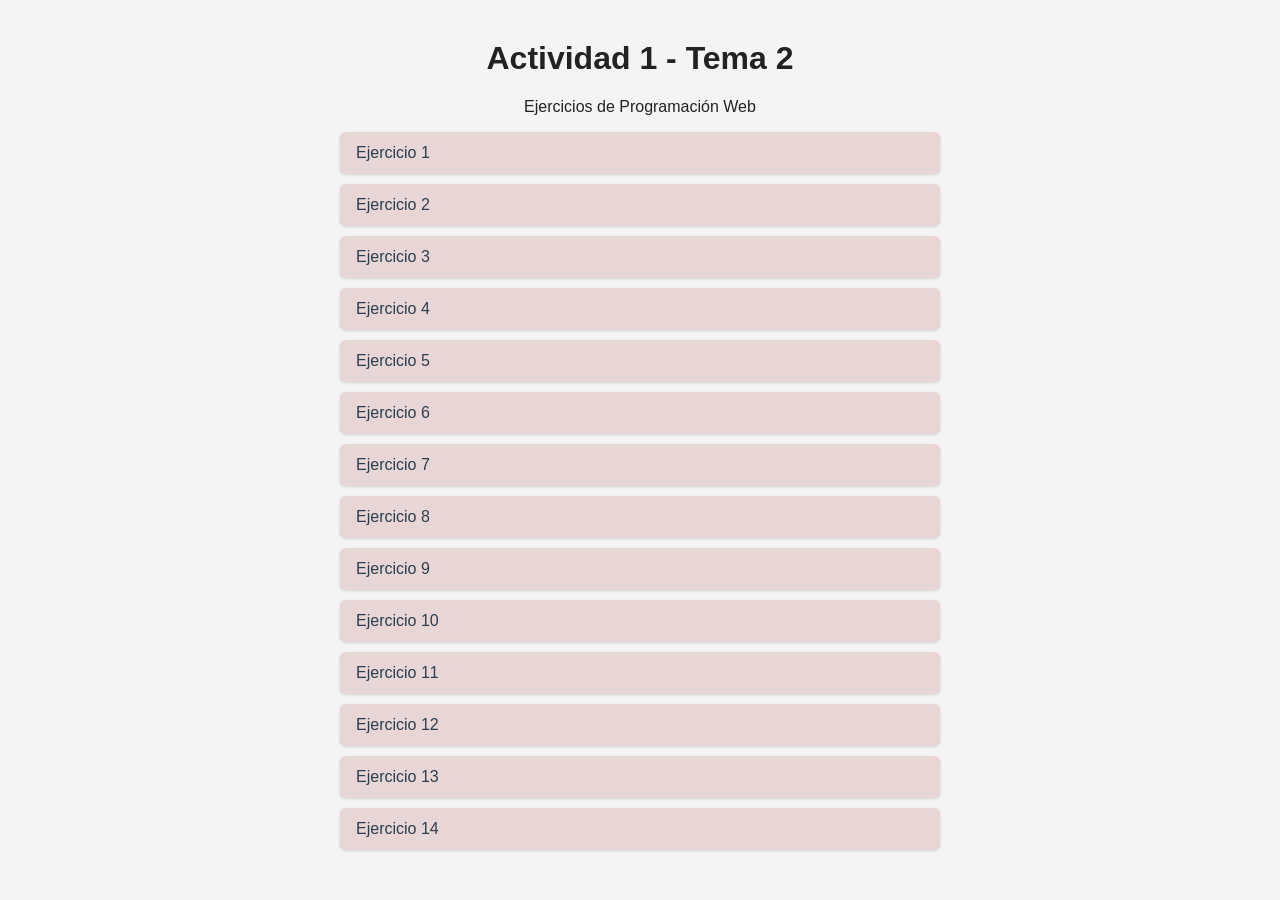
<file: index.html>
<!DOCTYPE html>
<html lang="es">
<head>
<meta charset="UTF-8">
<meta name="viewport" content="width=device-width, initial-scale=1.0">
<title>Actividad 1 - Tema 2 | PWeb</title>
<style>
  body {
    font-family: Arial, sans-serif;
    max-width: 600px;
    margin: 40px auto;
    padding: 0 20px;
    background-color: #f4f4f4;
    color: #222;
  }
  h1 {
    text-align: center;
  }
  ul {
    list-style: none;
    padding: 0;
  }
  li {
    margin: 10px 0;
  }
  a {
    display: block;
    background-color: #e8d5d5;
    padding: 12px 16px;
    border-radius: 6px;
    text-decoration: none;
    color: #2c3e50;
    box-shadow: 0 1px 3px rgba(0,0,0,0.15);
    transition: background-color 0.2s;
  }
  a:hover {
    background-color: #e0e0e0;
  }
</style>
</head>
<body>

<h1>Actividad 1 - Tema 2</h1>
<p style="text-align:center;">Ejercicios de Programación Web</p>

<ul>
  <li><a href="ejercicio1.html">Ejercicio 1</a></li>
  <li><a href="ejercicio2.html">Ejercicio 2</a></li>
  <li><a href="ejercicio3.html">Ejercicio 3</a></li>
  <li><a href="ejercicio4.html">Ejercicio 4</a></li>
  <li><a href="ejercicio5.html">Ejercicio 5</a></li>
  <li><a href="ejercicio6.html">Ejercicio 6</a></li>
  <li><a href="ejercicio7.html">Ejercicio 7</a></li>
  <li><a href="ejercicio8.html">Ejercicio 8</a></li>
  <li><a href="ejercicio9.html">Ejercicio 9</a></li>
  <li><a href="ejercicio10.html">Ejercicio 10</a></li>
  <li><a href="ejercicio11.html">Ejercicio 11</a></li>
  <li><a href="ejercicio12.html">Ejercicio 12</a></li>
  <li><a href="ejercicio13.html">Ejercicio 13</a></li>
  <li><a href="ejercicio14.html">Ejercicio 14</a></li>
</ul>

</body>
</html>
</file>
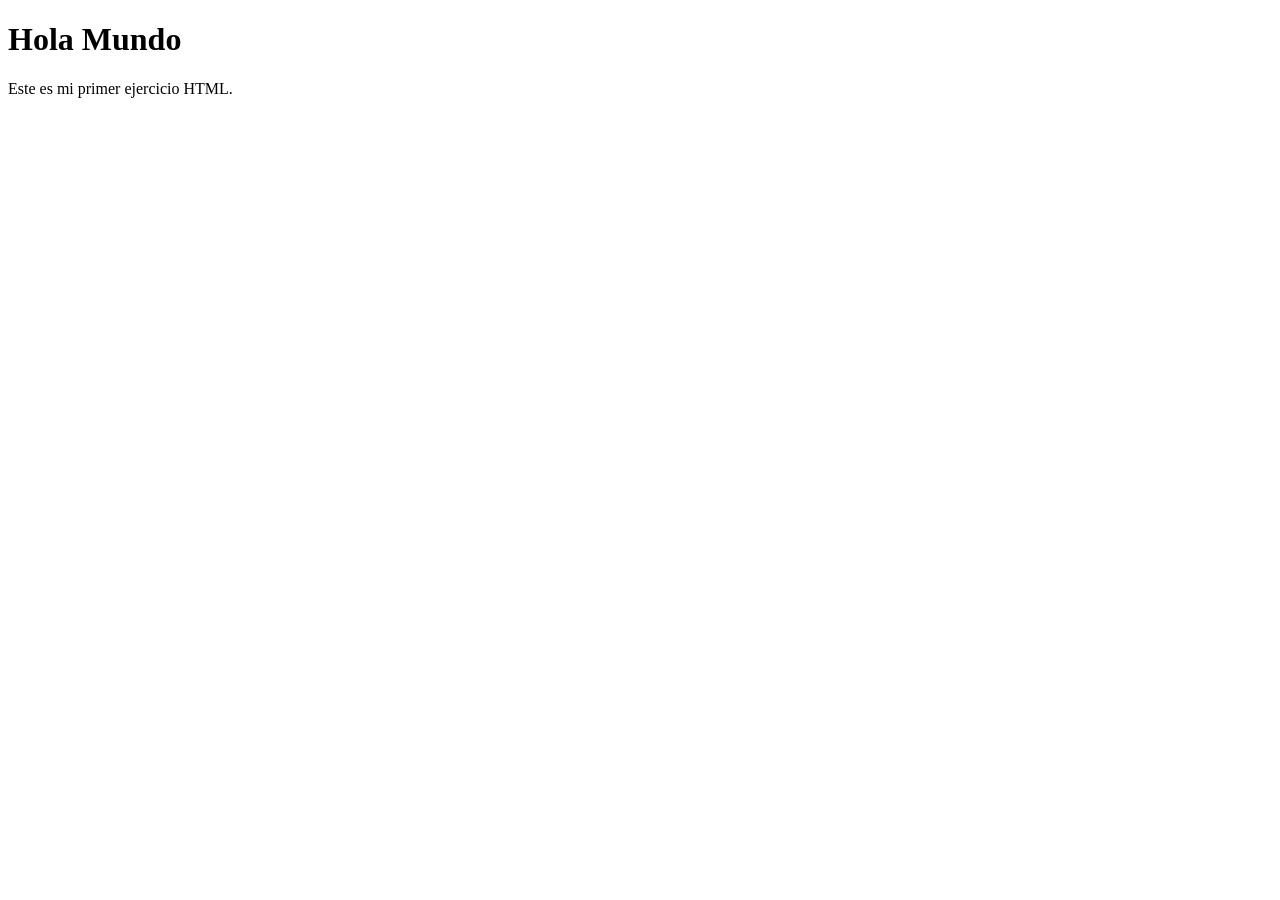
<file: ejercicio1.html>
<!DOCTYPE html>
<html lang="en">
<head>
    <meta charset="UFT-8">
    <meta name="viewport" content="width=device-width, initial-scale=1.0">
    <title>Ejercicio 1 - Hola Mundo</title>
</head>
<body>
    <h1>Hola Mundo</H1>
        <p>Este es mi primer ejercicio HTML.</p>
</body>
</html>
</file>
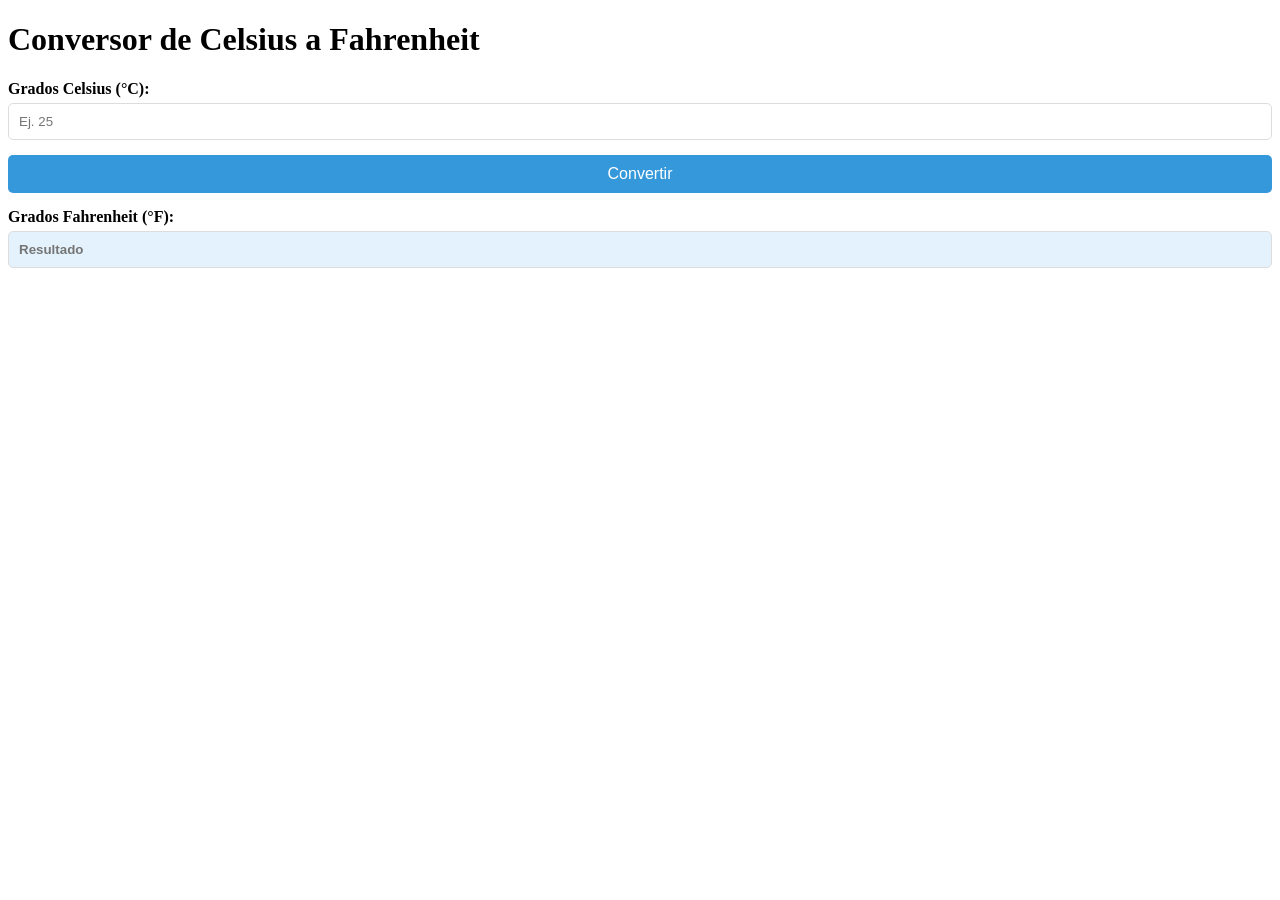
<file: ejercicio10.html>
<!DOCTYPE html>
<html lang="es">
<head>
    <meta charset="UTF-8">
    <title>Ejercicio 10 - Conversor de Temperatura</title>
    <link rel="stylesheet" href="css/ejercicio10.css">
</head>
<body>
    <div class="contenedor">
        <h1>Conversor de Celsius a Fahrenheit</h1>

        <div class="grupo">
            <label for="celsius">Grados Celsius (°C):</label>
            <input type="text" id="celsius" placeholder="Ej. 25">
        </div>

        <button type="button" onclick="convertir()">Convertir</button>

        <div class="grupo">
            <label for="fahrenheit">Grados Fahrenheit (°F):</label>
            <input type="text" id="fahrenheit" readonly placeholder="Resultado">
        </div>
    </div>

    <script src="js/ejercicio10.js"></script>
</body>
</html>
</file>
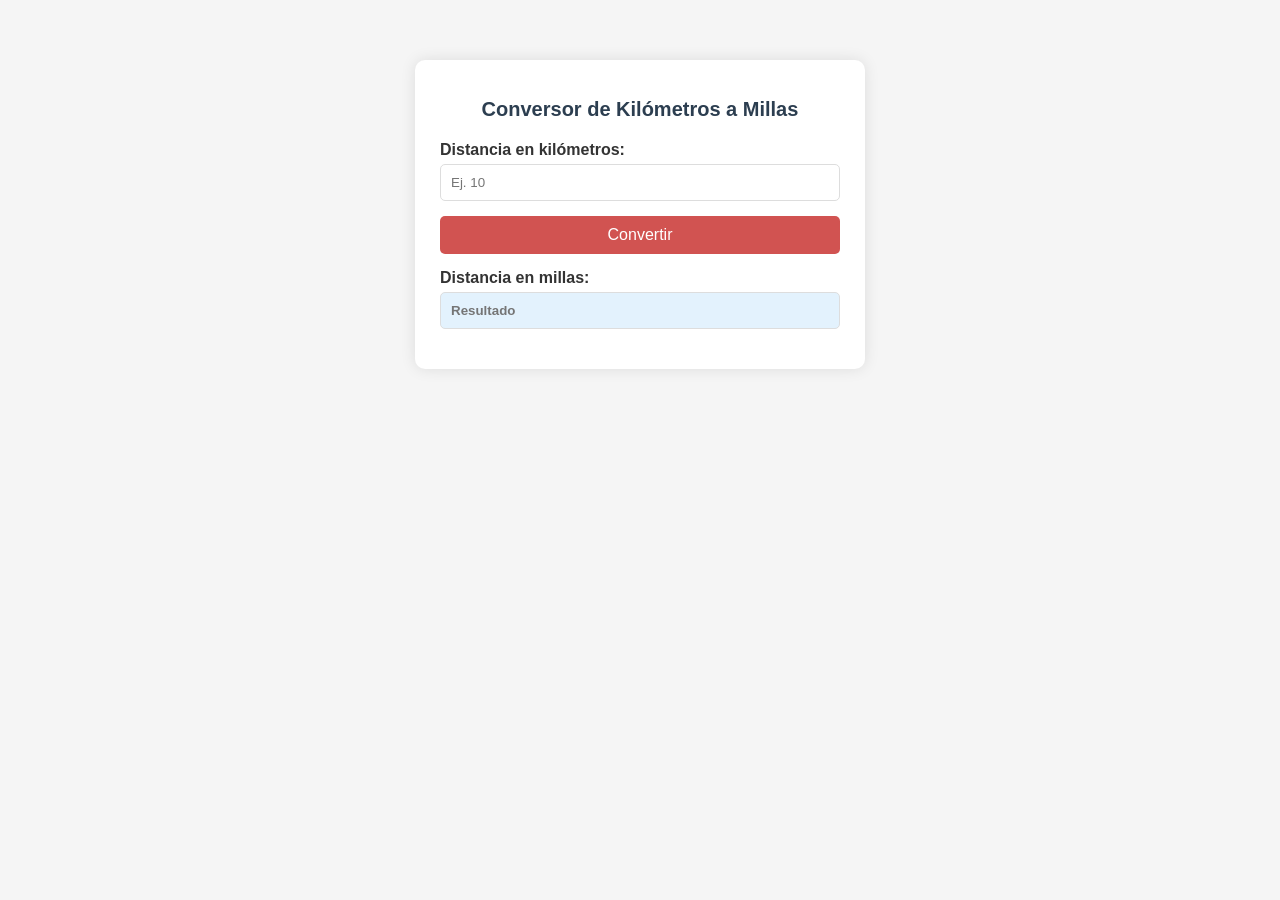
<file: ejercicio11.html>
<!DOCTYPE html>
<html lang="es">
<head>
    <meta charset="UTF-8">
    <title>Ejercicio 11 - Conversor de Kilómetros a Millas</title>
    <link rel="stylesheet" href="css/ejercicio11.css">
</head>
<body>
    <div class="contenedor">
        <h1>Conversor de Kilómetros a Millas</h1>

        <div class="grupo">
            <label for="km">Distancia en kilómetros:</label>
            <input type="text" id="km" placeholder="Ej. 10">
        </div>

        <button type="button" onclick="convertir()">Convertir</button>

        <div class="grupo">
            <label for="millas">Distancia en millas:</label>
            <input type="text" id="millas" readonly placeholder="Resultado">
        </div>
    </div>

    <script src="js/ejercicio11.js"></script>
</body>
</html>
</file>
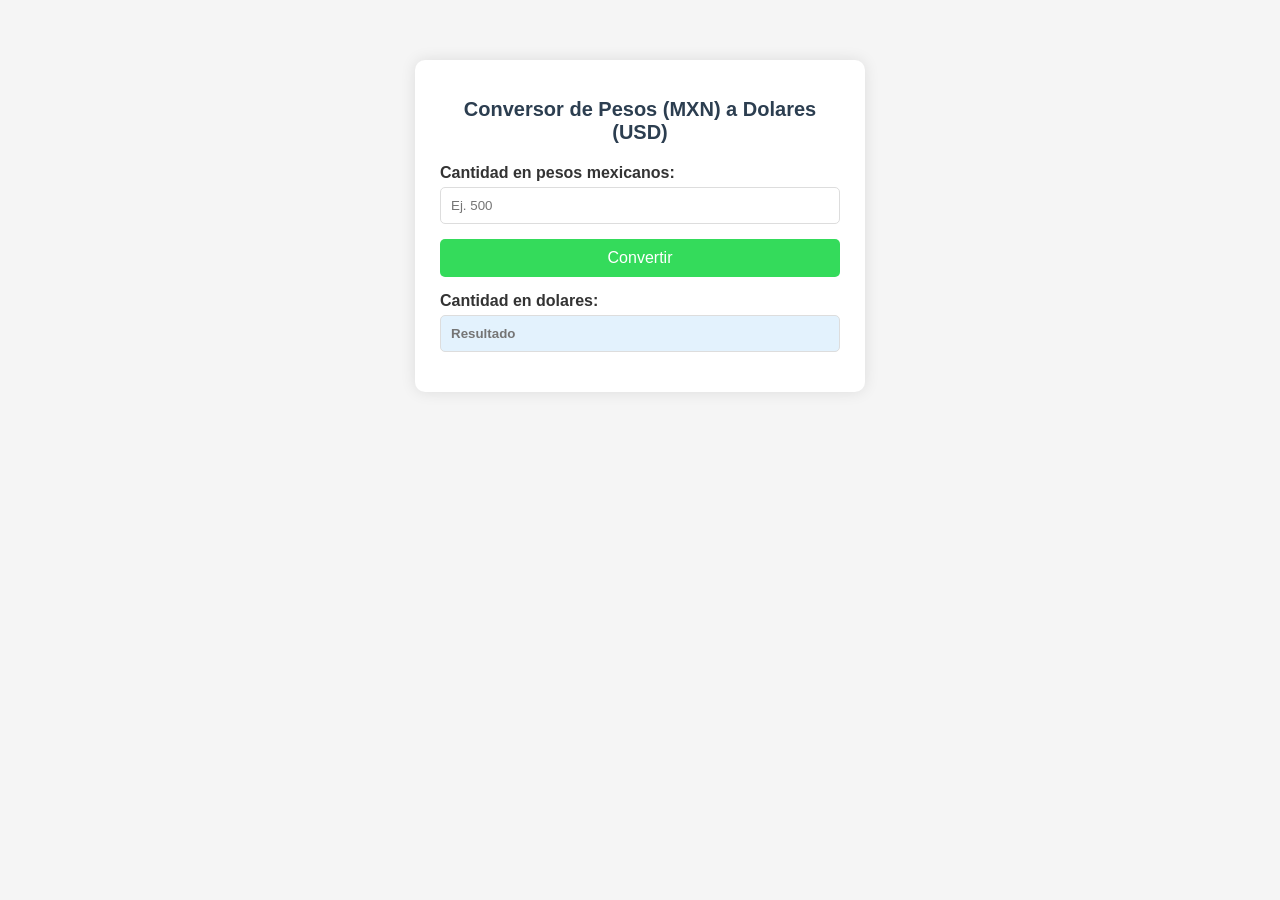
<file: ejercicio12.html>
<!DOCTYPE html>
<html lang="es">
<head>
    <meta charset="UTF-8">
    <title>Ejercicio 12 - Conversor de Pesos a Dolares</title>
    <link rel="stylesheet" href="css/ejercicio12.css">
</head>
<body>
    <div class="contenedor">
        <h1>Conversor de Pesos (MXN) a Dolares (USD)</h1>

        <div class="grupo">
            <label for="mxn">Cantidad en pesos mexicanos:</label>
            <input type="text" id="mxn" placeholder="Ej. 500">
        </div>

        <button type="button" onclick="convertir()">Convertir</button>

        <div class="grupo">
            <label for="usd">Cantidad en dolares:</label>
            <input type="text" id="usd" readonly placeholder="Resultado">
        </div>
    </div>

    <script src="js/ejercicio12.js"></script>
</body>
</html>
</file>
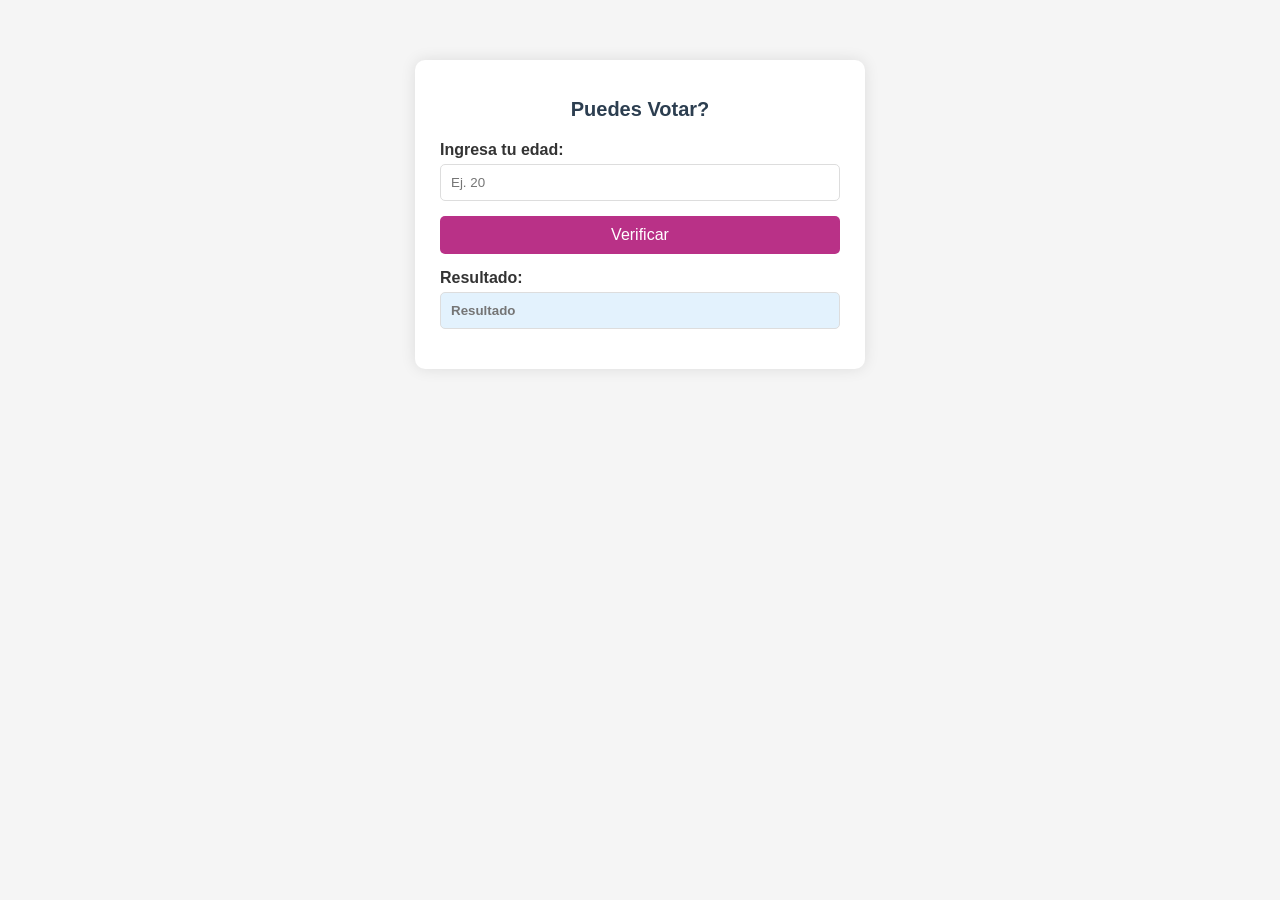
<file: ejercicio13.html>
<!DOCTYPE html>
<html lang="es">
<head>
    <meta charset="UTF-8">
    <title>Ejercicio 13 - Verificador de Edad para Votar</title>
    <link rel="stylesheet" href="css/ejercicio13.css">
</head>
<body>
    <div class="contenedor">
        <h1>Puedes Votar?</h1>

        <div class="grupo">
            <label for="edad">Ingresa tu edad:</label>
            <input type="text" id="edad" placeholder="Ej. 20">
        </div>

        <button type="button" onclick="verificar()">Verificar</button>

        <div class="grupo">
            <label for="resultado">Resultado:</label>
            <input type="text" id="resultado" readonly placeholder="Resultado">
        </div>
    </div>

    <script src="js/ejercicio13.js"></script>
</body>
</html>
</file>
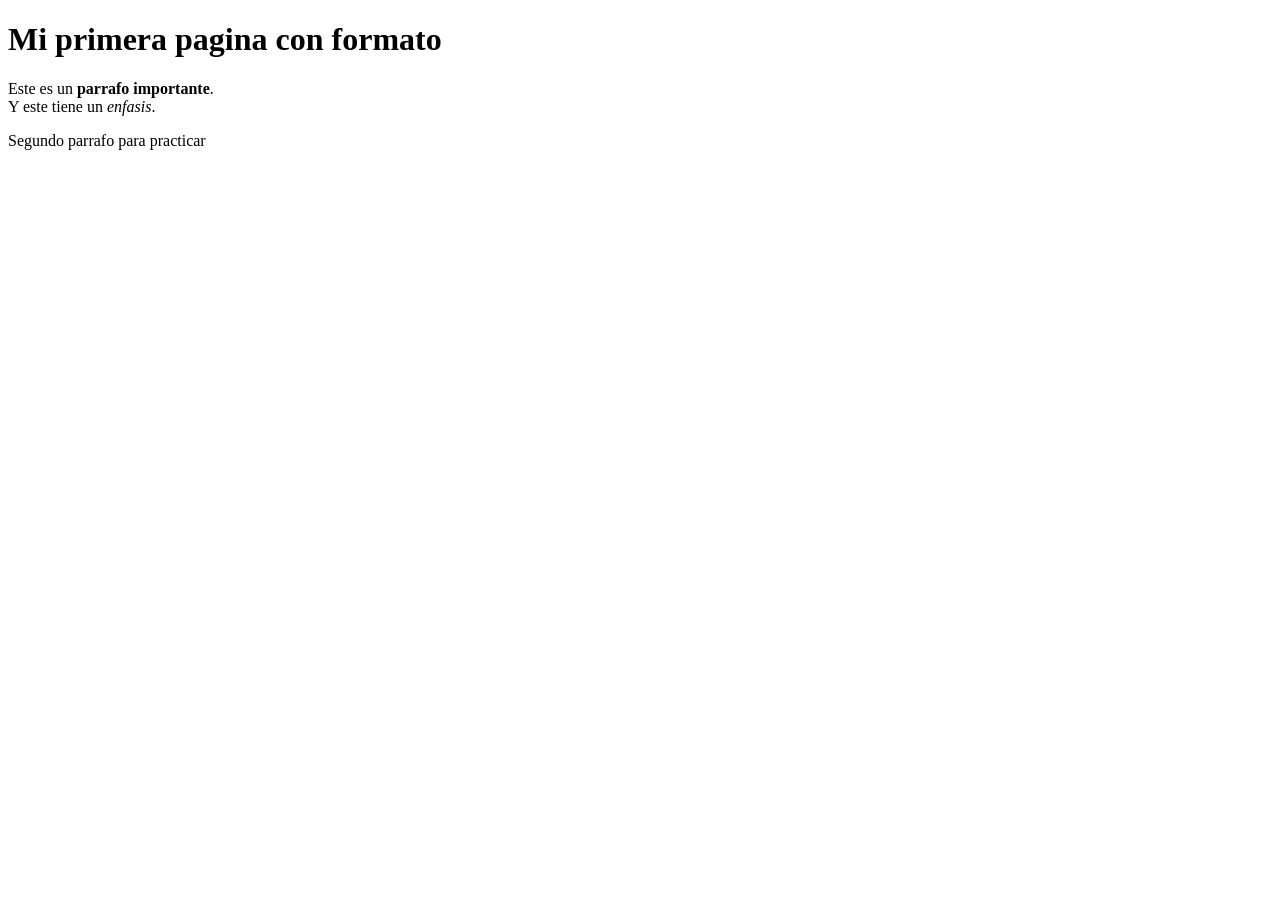
<file: ejercicio2.html>
<!DOCTYPE html>
<html lang="en">
<head>
    <meta charset="UFT-8">
    <meta name="viewport" content="width=device-width, initial-scale=1.0">
    <title>Ejercicio 2 - Texto</title>
</head>
<body>
    <h1>Mi primera pagina con formato</H1>
        <p>Este es un <strong> parrafo importante</strong>.<br>
        Y este tiene un <em>enfasis</em>.</p>
        <p>Segundo parrafo para practicar</p>
</body>
</html>
</file>
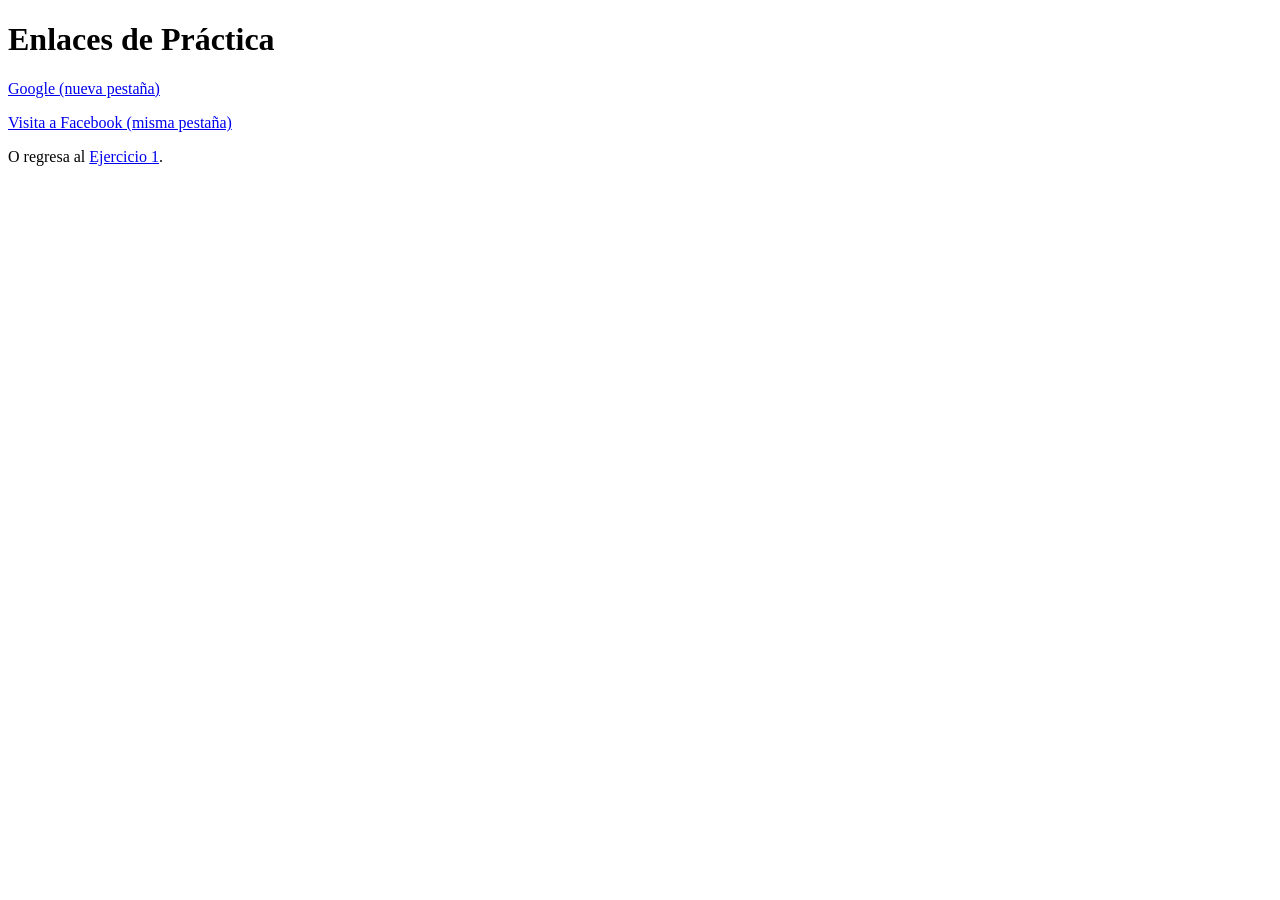
<file: ejercicio3.html>
<!DOCTYPE html>
<html lang="es">
<head>
    <meta charset="UTF-8">
    <title>Ejercicio 3 - Enlaces</title>
</head>
<body>
    <h1>Enlaces de Práctica</h1>
    <p><a href="https://www.youtube.com" target="_blank">Google (nueva pestaña)</a></p>
    <p><a href="https://www.instagram.com" target="_self">Visita a Facebook (misma pestaña)</a></p>
    <p>O regresa al <a href="ejercicio1.html">Ejercicio 1</a>.</p>

</body>
</html>
</file>
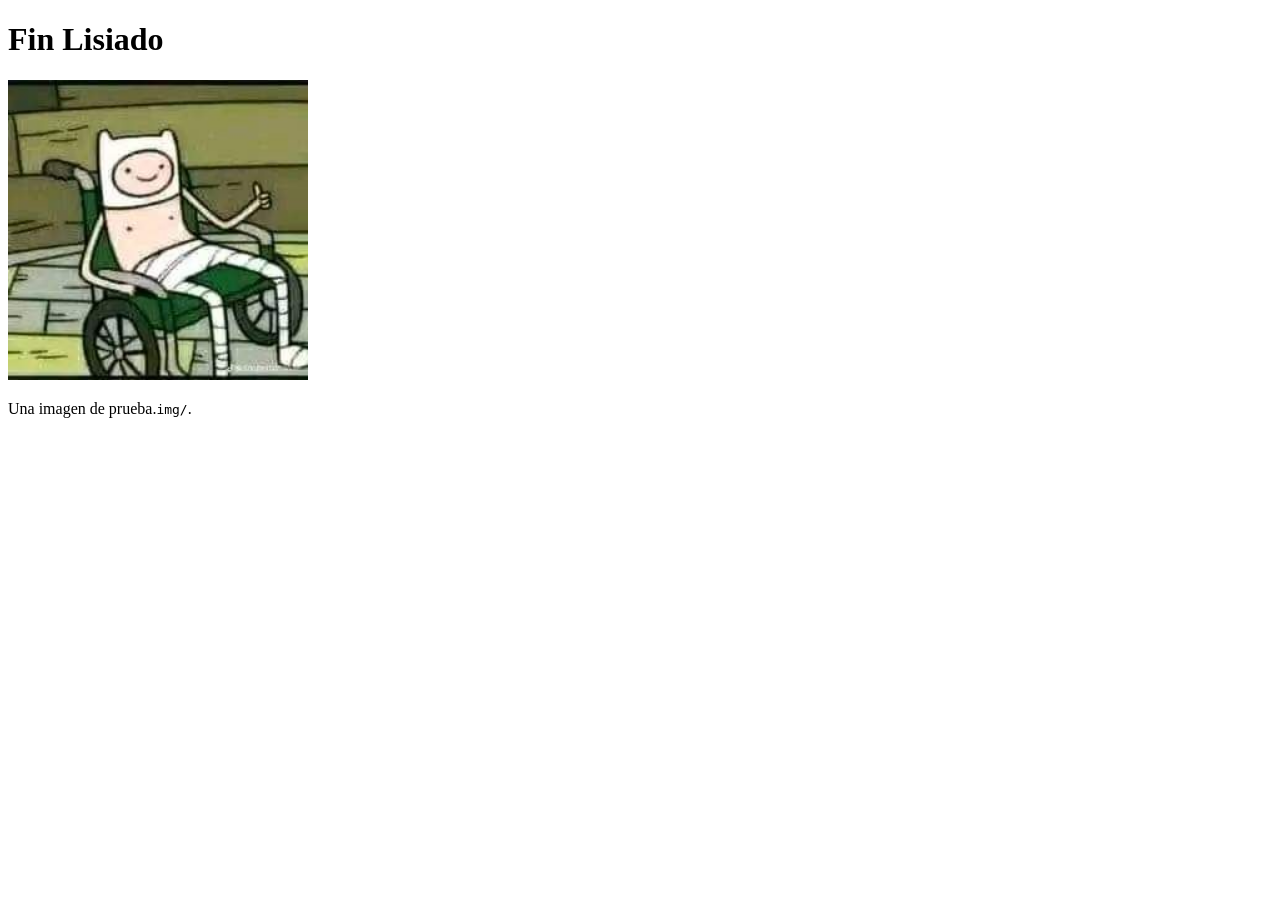
<file: ejercicio4.html>
<!DOCTYPE html>
<html lang="es">
<head>
    <meta charset="UTF-8">
    <title>Ejercicio 4 - Imágenes</title>
</head>
<body>
    <h1>Fin Lisiado</h1>
    <img src="img/finn.jpg" alt="Fin lisiado" width="300">
    <p>Una imagen de prueba.<code>img/</code>.</p>
</body>
</html>
</file>
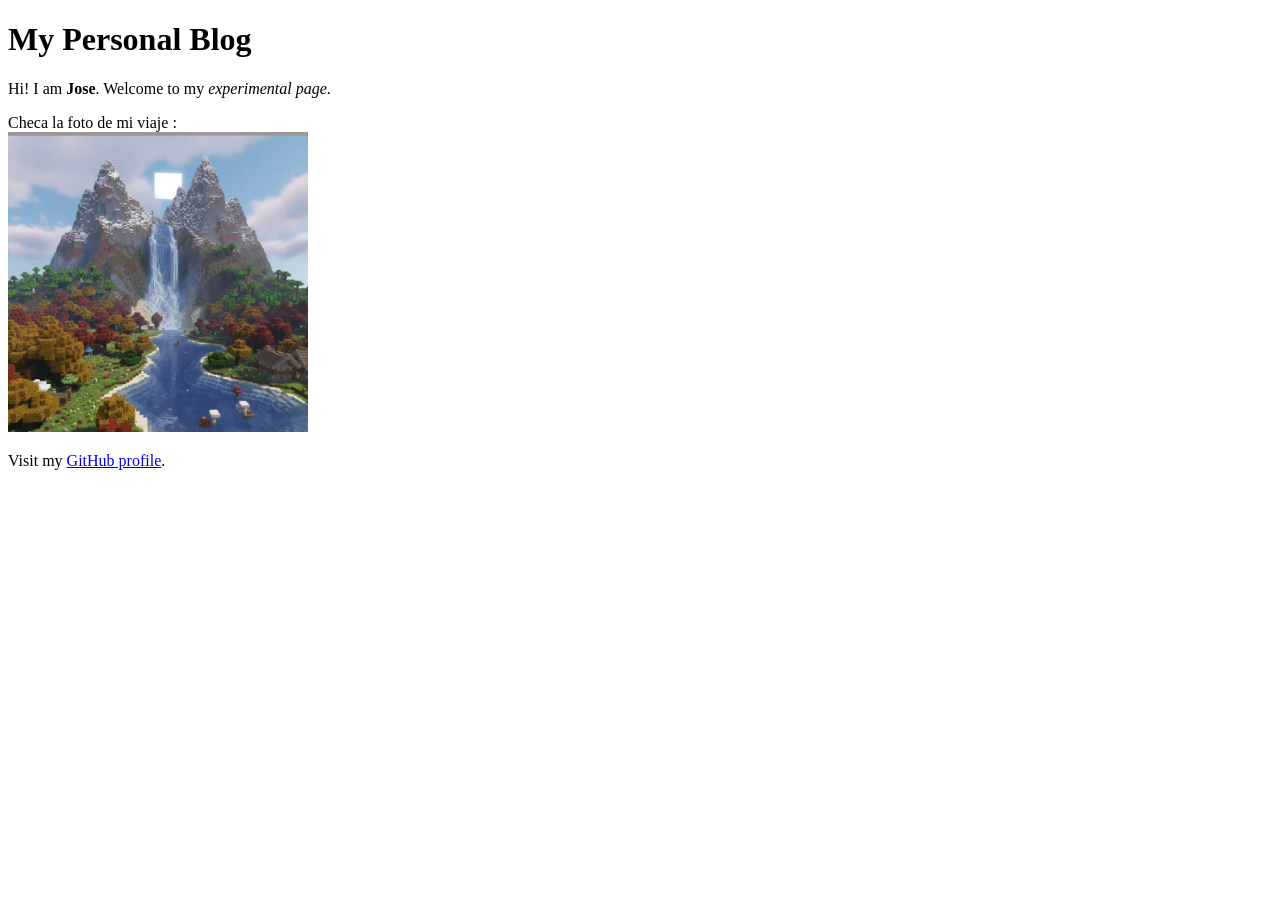
<file: ejercicio5.html>
<!DOCTYPE html>
<html lang="en">
<head>
    <meta charset="UTF-8">
    <title>Exercise 5 - Integration</title>
</head>
<body>
    <h1>My Personal Blog</h1>
    <p>Hi! I am <strong>Jose</strong>. Welcome to my <em>experimental page</em>.</p>
    <p>Checa la foto de mi viaje : <br>
        <img src="img/minecraft.jpg" alt="Imagen de montaña" width="300">
    </p>
    <p>Visit my 
        <a href="https://github.com/JoseJose7520-dev" target="_blank">GitHub profile</a>.
    </p>
</body>
</html>
</file>
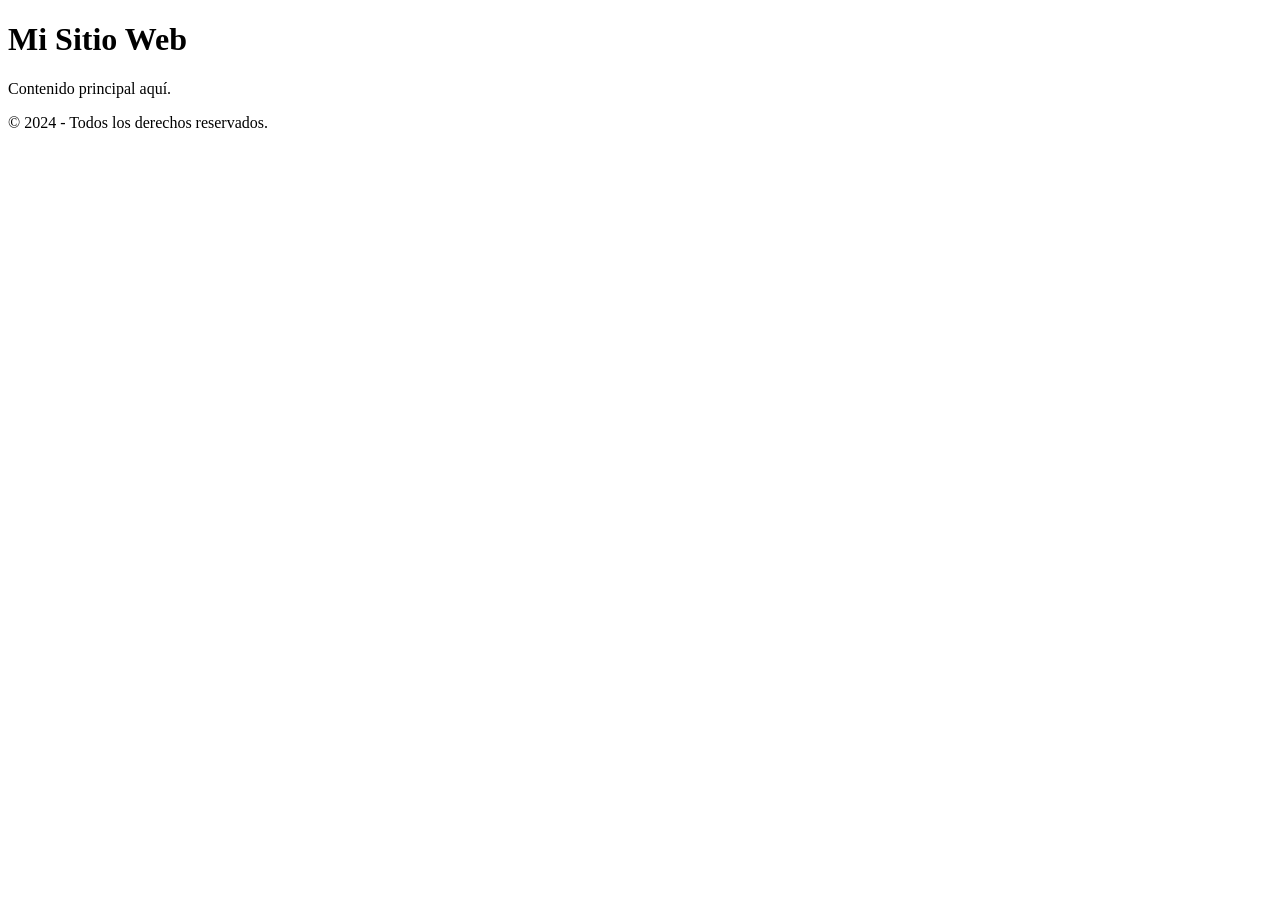
<file: ejercicio6.html>
<!DOCTYPE html>
<html lang="es">
<head>
    <meta charset="UTF-8">
    <title>Ejercicio 6 - Secciones</title>
</head>
<body>
    <header>
        <h1>Mi Sitio Web</h1>
    </header>
    <section>
        <p>Contenido principal aquí.</p>
    </section>
    <footer>
        <p>© 2024 - Todos los derechos reservados.</p>
    </footer>
</body>
</html>
</file>
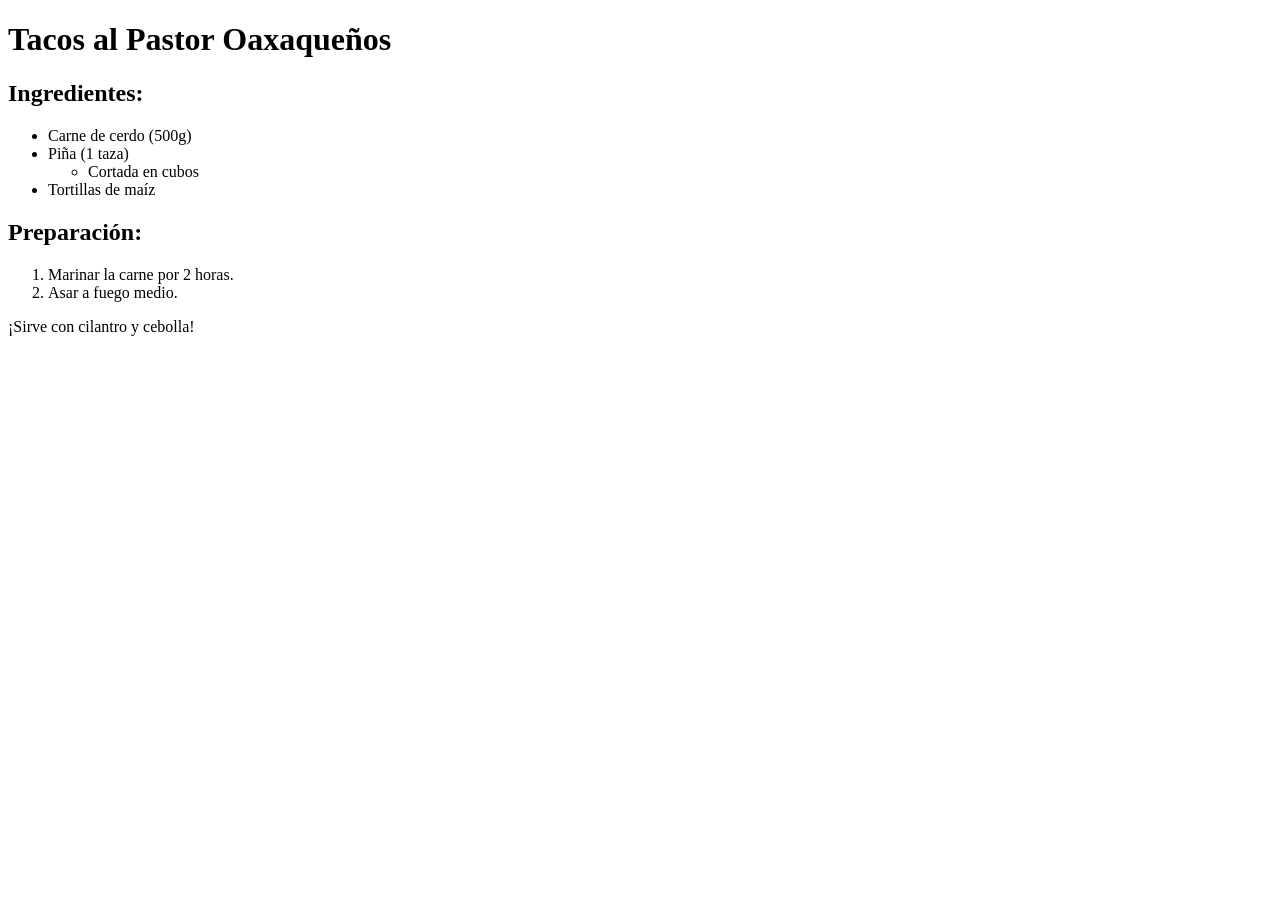
<file: ejercicio7.html>
<!DOCTYPE html>
<html lang="es">
<head>
    <meta charset="UTF-8">
    <title>Receta: Tacos al Pastor</title>
</head>
<body>
    <h1>Tacos al Pastor Oaxaqueños</h1>
    <h2>Ingredientes:</h2>
    <ul>
        <li>Carne de cerdo (500g)</li>
        <li>Piña (1 taza)
            <ul>
                <li>Cortada en cubos</li>
            </ul>
        </li>
        <li>Tortillas de maíz</li>
    </ul>
    <h2>Preparación:</h2>
    <ol>
        <li>Marinar la carne por 2 horas.</li>
        <li>Asar a fuego medio.</li>
    </ol>
    <p>¡Sirve con cilantro y cebolla!</p>
</body>
</html>
</file>
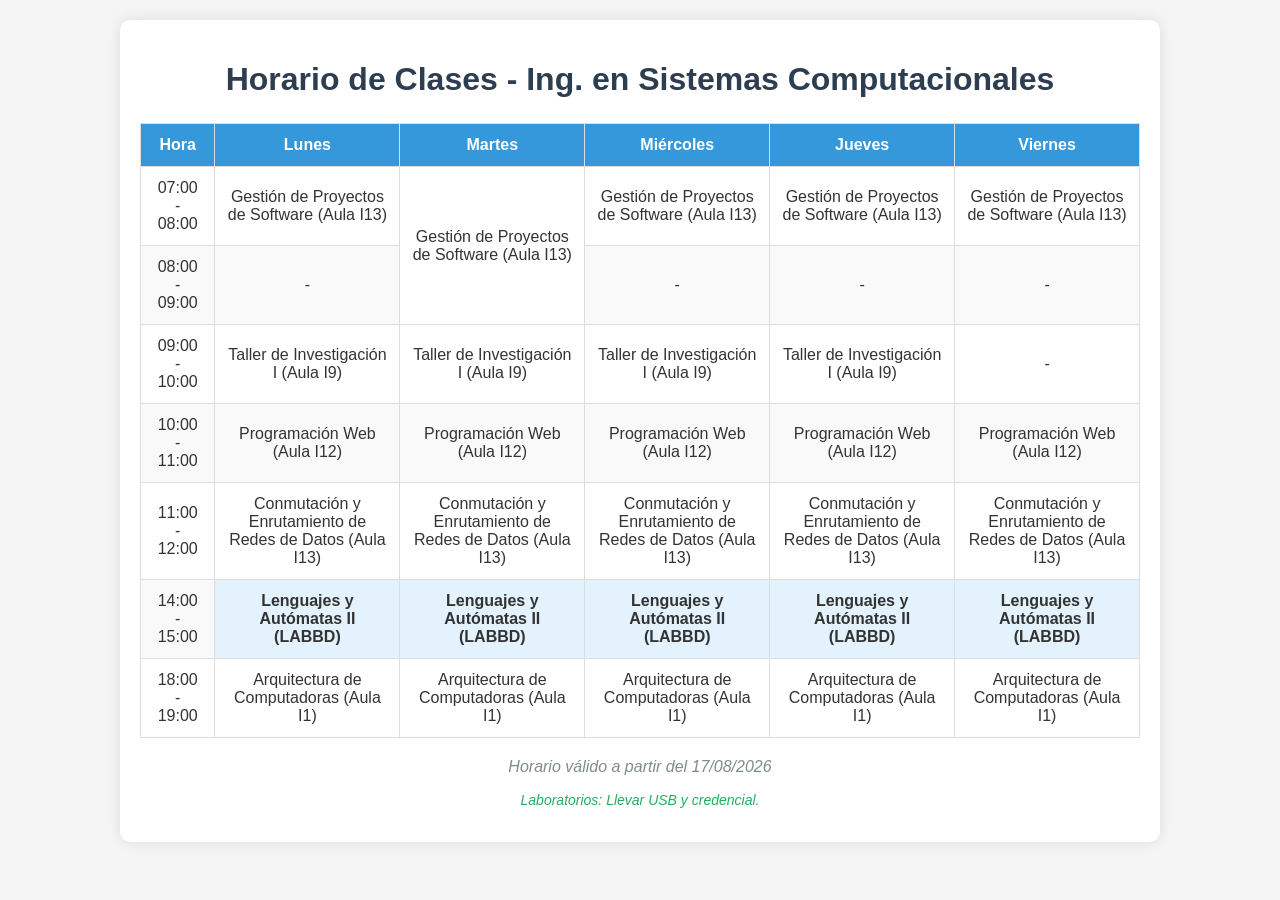
<file: ejercicio8.html>
<!DOCTYPE html>
<html lang="es">
<head>
    <meta charset="UTF-8">
    <link rel="stylesheet" href="css/ejercicio8.css">
    <title>Horario de Clases</title>
</head>
<body>
    <div class="contenedor">
        <h1>Horario de Clases - Ing. en Sistemas Computacionales</h1>

        <table class="horario">
            <thead>
                <tr>
                    <th>Hora</th>
                    <th>Lunes</th>
                    <th>Martes</th>
                    <th>Miércoles</th>
                    <th>Jueves</th>
                    <th>Viernes</th>
                </tr>
            </thead>
            <tbody>
                <tr>
                    <td>07:00 - 08:00</td>
                    <td>Gestión de Proyectos de Software (Aula I13)</td>
                    <td rowspan="2">Gestión de Proyectos de Software (Aula I13)</td>
                    <td>Gestión de Proyectos de Software (Aula I13)</td>
                    <td>Gestión de Proyectos de Software (Aula I13)</td>
                    <td>Gestión de Proyectos de Software (Aula I13)</td>
                </tr>
                <tr>
                    <td>08:00 - 09:00</td>
                    <td>-</td>
                    <td>-</td>
                    <td>-</td>
                    <td>-</td>
                </tr>
                <tr>
                    <td>09:00 - 10:00</td>
                    <td>Taller de Investigación I (Aula I9)</td>
                    <td>Taller de Investigación I (Aula I9)</td>
                    <td>Taller de Investigación I (Aula I9)</td>
                    <td>Taller de Investigación I (Aula I9)</td>
                    <td>-</td>
                </tr>
                <tr>
                    <td>10:00 - 11:00</td>
                    <td>Programación Web (Aula I12)</td>
                    <td>Programación Web (Aula I12)</td>
                    <td>Programación Web (Aula I12)</td>
                    <td>Programación Web (Aula I12)</td>
                    <td>Programación Web (Aula I12)</td>
                </tr>
                <tr>
                    <td>11:00 - 12:00</td>
                    <td>Conmutación y Enrutamiento de Redes de Datos (Aula I13)</td>
                    <td>Conmutación y Enrutamiento de Redes de Datos (Aula I13)</td>
                    <td>Conmutación y Enrutamiento de Redes de Datos (Aula I13)</td>
                    <td>Conmutación y Enrutamiento de Redes de Datos (Aula I13)</td>
                    <td>Conmutación y Enrutamiento de Redes de Datos (Aula I13)</td>
                </tr>
                <tr>
                    <td>14:00 - 15:00</td>
                    <td class="laboratorio">Lenguajes y Autómatas II (LABBD)</td>
                    <td class="laboratorio">Lenguajes y Autómatas II (LABBD)</td>
                    <td class="laboratorio">Lenguajes y Autómatas II (LABBD)</td>
                    <td class="laboratorio">Lenguajes y Autómatas II (LABBD)</td>
                    <td class="laboratorio">Lenguajes y Autómatas II (LABBD)</td>
                </tr>
                <tr>
                    <td>18:00 - 19:00</td>
                    <td>Arquitectura de Computadoras (Aula I1)</td>
                    <td>Arquitectura de Computadoras (Aula I1)</td>
                    <td>Arquitectura de Computadoras (Aula I1)</td>
                    <td>Arquitectura de Computadoras (Aula I1)</td>
                    <td>Arquitectura de Computadoras (Aula I1)</td>
                </tr>
            </tbody>
        </table>

        <div class="notas">
            <p><em>Horario válido a partir del 17/08/2026</em></p>
            <p class="requisito">Laboratorios: Llevar USB y credencial.</p>
        </div>
    </div>
</body>
</html>
</file>
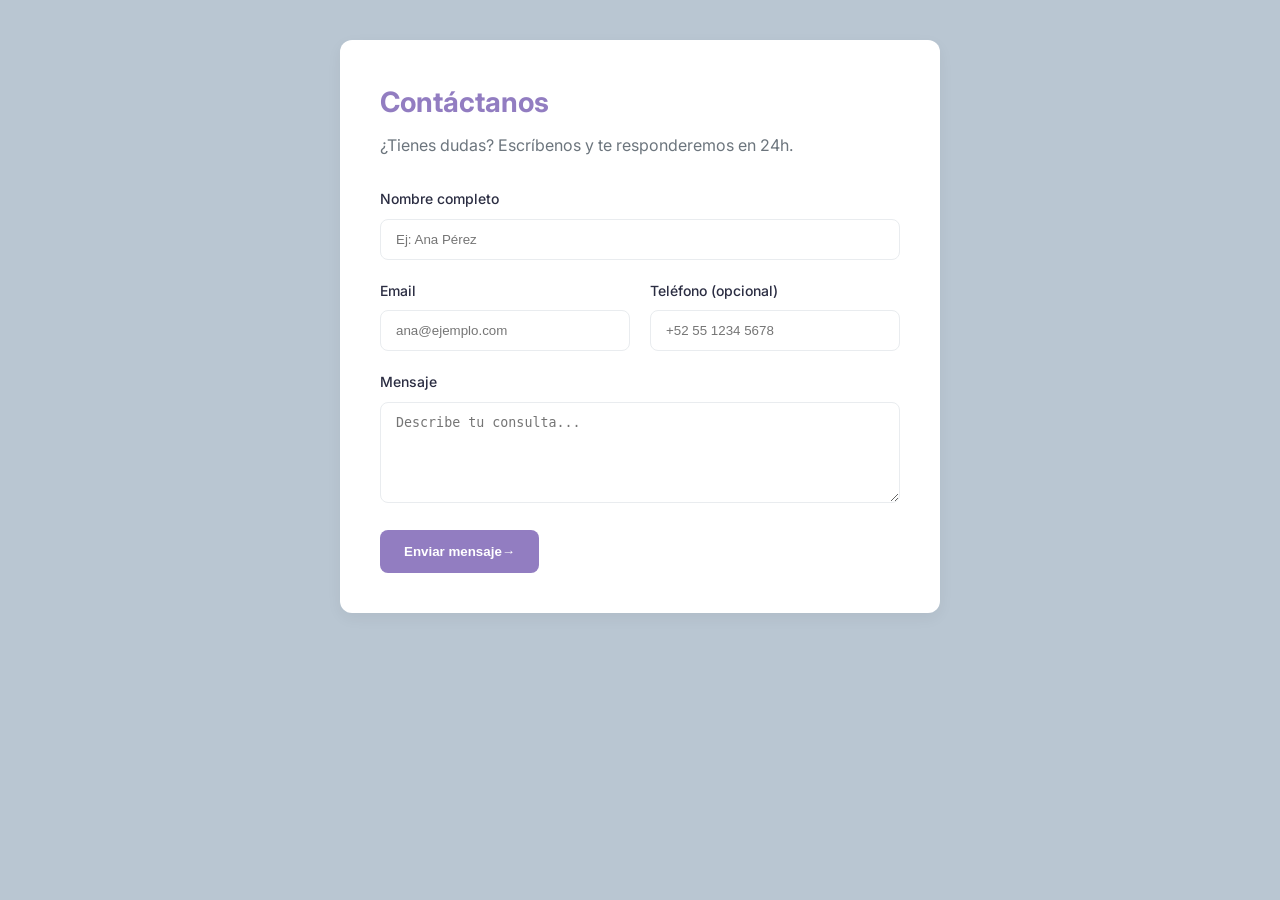
<file: ejercicio9.html>
<!DOCTYPE html>
<html lang="es">
<head>
    <meta charset="UTF-8">
    <meta name="viewport" content="width=device-width, initial-scale=1.0">
    <title>Contacto | DevSolutions</title>
    <link rel="stylesheet" href="css/ejercicio9.css">
    <link href="https://fonts.googleapis.com/css2?family=Inter:wght@400;500;600&display=swap" rel="stylesheet">
</head>
<body>
    <div class="contenedor-formulario">
        <h1>Contáctanos</h1>
        <p class="subtitulo">¿Tienes dudas? Escríbenos y te responderemos en 24h.</p>

        <form class="formulario">
            <!-- Grupo 1: Datos básicos -->
            <div class="grupo-formulario">
                <label for="nombre">Nombre completo</label>
                <input type="text" id="nombre" placeholder="Ej: Ana Pérez" required>
            </div>

            <!-- Grupo 2: Email y teléfono -->
            <div class="grupo-doble">
                <div class="grupo-formulario">
                    <label for="email">Email</label>
                    <input type="email" id="email" placeholder="ana@ejemplo.com" required>
                </div>
                <div class="grupo-formulario">
                    <label for="telefono">Teléfono <span>(opcional)</span></label>
                    <input type="tel" id="telefono" placeholder="+52 55 1234 5678">
                </div>
            </div>

            <!-- Grupo 3: Mensaje -->
            <div class="grupo-formulario">
                <label for="mensaje">Mensaje</label>
                <textarea id="mensaje" rows="5" placeholder="Describe tu consulta..." required></textarea>
            </div>

            <!-- Botón -->
            <button type="submit" class="boton-enviar">
                Enviar mensaje <span>→</span>
            </button>
        </form>
    </div>
</body>
</html>
</file>
<file: css/ejercicio10.css>
/* Estilos para el Ejercicio 10 */
.grupo {
    margin-bottom: 15px;
}

.grupo label {
    display: block;
    margin-bottom: 5px;
    font-weight: bold;
}

.grupo input {
    width: 100%;
    padding: 10px;
    box-sizing: border-box;
    border: 1px solid #ddd;
    border-radius: 5px;
}

.grupo input[readonly] {
    background-color: #e3f2fd;
    color: #0288d1;
    font-weight: bold;
}

button {
    width: 100%;
    padding: 10px;
    background-color: #3498db;
    color: white;
    border: none;
    border-radius: 5px;
    font-size: 16px;
    cursor: pointer;
    margin-bottom: 15px;
}

button:hover {
    background-color: #2980b9;
}
</file>
<file: css/ejercicio11.css>
/* Estilos generales */
body {
    font-family: 'Segoe UI', Tahoma, Geneva, Verdana, sans-serif;
    background-color: #f5f5f5;
    margin: 0;
    padding: 20px;
    color: #333;
}

.contenedor {
    max-width: 400px;
    margin: 40px auto;
    background-color: white;
    padding: 25px;
    border-radius: 10px;
    box-shadow: 0 0 15px rgba(0, 0, 0, 0.1);
}

h1 {
    color: #2c3e50;
    text-align: center;
    font-size: 20px;
    margin-bottom: 20px;
}

/* Estilos para el Ejercicio 11 */
.grupo {
    margin-bottom: 15px;
}

.grupo label {
    display: block;
    margin-bottom: 5px;
    font-weight: bold;
}

.grupo input {
    width: 100%;
    padding: 10px;
    box-sizing: border-box;
    border: 1px solid #ddd;
    border-radius: 5px;
}

.grupo input[readonly] {
    background-color: #e3f2fd;
    color: #1a6115;
    font-weight: bold;
}

button {
    width: 100%;
    padding: 10px;
    background-color: #d15351;
    color: white;
    border: none;
    border-radius: 5px;
    font-size: 16px;
    cursor: pointer;
    margin-bottom: 15px;
}

button:hover {
    background-color: #8f0909;
}
</file>
<file: css/ejercicio12.css>
/* Estilos generales */
body {
    font-family: 'Segoe UI', Tahoma, Geneva, Verdana, sans-serif;
    background-color: #f5f5f5;
    margin: 0;
    padding: 20px;
    color: #333;
}

.contenedor {
    max-width: 400px;
    margin: 40px auto;
    background-color: white;
    padding: 25px;
    border-radius: 10px;
    box-shadow: 0 0 15px rgba(0, 0, 0, 0.1);
}

h1 {
    color: #2c3e50;
    text-align: center;
    font-size: 20px;
    margin-bottom: 20px;
}

/* Estilos para el Ejercicio 12 */
.grupo {
    margin-bottom: 15px;
}

.grupo label {
    display: block;
    margin-bottom: 5px;
    font-weight: bold;
}

.grupo input {
    width: 100%;
    padding: 10px;
    box-sizing: border-box;
    border: 1px solid #ddd;
    border-radius: 5px;
}

.grupo input[readonly] {
    background-color: #e3f2fd;
    color: #dbcc28;
    font-weight: bold;
}

button {
    width: 100%;
    padding: 10px;
    background-color: #34db5b;
    color: white;
    border: none;
    border-radius: 5px;
    font-size: 16px;
    cursor: pointer;
    margin-bottom: 15px;
}

button:hover {
    background-color: #0d811d;
}
</file>
<file: css/ejercicio13.css>
/* Estilos generales */
body {
    font-family: 'Segoe UI', Tahoma, Geneva, Verdana, sans-serif;
    background-color: #f5f5f5;
    margin: 0;
    padding: 20px;
    color: #333;
}

.contenedor {
    max-width: 400px;
    margin: 40px auto;
    background-color: white;
    padding: 25px;
    border-radius: 10px;
    box-shadow: 0 0 15px rgba(0, 0, 0, 0.1);
}

h1 {
    color: #2c3e50;
    text-align: center;
    font-size: 20px;
    margin-bottom: 20px;
}

/* Estilos para el Ejercicio 13 */
.grupo {
    margin-bottom: 15px;
}

.grupo label {
    display: block;
    margin-bottom: 5px;
    font-weight: bold;
}

.grupo input {
    width: 100%;
    padding: 10px;
    box-sizing: border-box;
    border: 1px solid #ddd;
    border-radius: 5px;
}

.grupo input[readonly] {
    background-color: #e3f2fd;
    color: #ebcc30;
    font-weight: bold;
}

button {
    width: 100%;
    padding: 10px;
    background-color: #b93187;
    color: white;
    border: none;
    border-radius: 5px;
    font-size: 16px;
    cursor: pointer;
    margin-bottom: 15px;
}

button:hover {
    background-color: #7e76ee;
}
</file>
<file: css/ejercicio8.css>
/* Estilos generales */
body {
    font-family: 'Segoe UI', Tahoma, Geneva, Verdana, sans-serif;
    background-color: #f5f5f5;
    margin: 0;
    padding: 20px;
    color: #333;
}

.contenedor {
    max-width: 1000px;
    margin: 0 auto;
    background-color: white;
    padding: 20px;
    border-radius: 10px;
    box-shadow: 0 0 15px rgba(0, 0, 0, 0.1);
}

h1 {
    color: #2c3e50;
    text-align: center;
    margin-bottom: 25px;
}

/* Estilos para la tabla */
.horario {
    width: 100%;
    border-collapse: collapse;
    margin-bottom: 20px;
}

.horario th, .horario td {
    border: 1px solid #ddd;
    padding: 12px;
    text-align: center;
}

.horario th {
    background-color: #3498db;
    color: white;
    font-weight: bold;
}

.horario tbody tr:nth-child(even) {
    background-color: #f9f9f9;
}

/* Clases especiales generales */
.laboratorio {
    background-color: #e3f2fd;
    font-weight: bold;
}

.proyecto {
    background-color: #fff8e1;
    color: #e65100;
}

.requisito {
    font-size: 14px;
    color: #27ae60;
    text-align: center;
    margin-top: 10px;
}

.notas {
    text-align: center;
    font-style: italic;
    color: #7f8c8d;
}

/* Colores para las materias del horario */
.gestion {
    background-color: #e8f5e9;
    color: #2e7d32;
    font-weight: 500;
}

.taller {
    background-color: #fff3e0;
    color: #ef6c00;
    font-weight: 500;
}

.web {
    background-color: #e1f5fe;
    color: #0288d1;
    font-weight: 500;
}

.redes {
    background-color: #f3e5f5;
    color: #7b1fa2;
    font-weight: 500;
}

.automatas {
    background-color: #e0f2f1;
    color: #00695c;
    font-weight: bold;
}

.arquitectura {
    background-color: #fbe9e7;
    color: #d84315;
    font-weight: 500;
}
</file>
<file: css/ejercicio9.css>
/*
    1. VARIABLES CSS (Custom Properties)
    - Propósito: Centralizar colores, fuentes y tamaños para fácil mantenimiento.
    - Beneficios: Cambios globales desde un solo lugar.
*/

:root {
    --color-primario: #927dc1;      /* color principal (morado claro) */
    --color-secundario: #4CC9F0;    /* color acento (verde-azul) */
    --color-fondo: #b9c6d2;         /* color de fondo (gris claro) */
    --color-texto: #2B2D42;         /* color de texto principal */
    --color-borde: #E9ECEF;         /* color de bordes sutiles */
}

/*
    2. RESET BÁSICO
    - Propósito: Eliminar márgenes y paddings predeterminados del navegador.
    - Importancia: Evita inconsistencias entre navegadores.
*/

* {
    margin: 0;
    padding: 0;
    box-sizing: border-box; /* Incluye padding y border en el ancho/alto */
}

/*
    3. ESTILOS GENERALES
    - Tipografía: 'Inter' es una fuente moderna y legible.
    - Fondo: Color claro para contraste con el formulario.
*/

body {
    font-family: 'Inter', sans-serif;
    background-color: var(--color-fondo);
    color: var(--color-texto);
    line-height: 1.6; /* Mejora legibilidad en textos largos */
    padding: 40px 20px; /* Espaciado externo */
}

/*
    4. CONTENEDOR PRINCIPAL
    - max-width: Limita el ancho en pantallas grandes.
    - margin: 0 auto; Centra el contenedor horizontalmente.
    - box-shadow: Efecto de elevación sutil.
*/

.contenedor-formulario {
    max-width: 600px;
    margin: 0 auto;
    background: white;
    padding: 40px;
    border-radius: 12px; /* Bordes redondeados */
    box-shadow: 0 5px 15px rgba(0, 0, 0, 0.05); /* Sombra exterior */
}

/*
    5. ESTILOS DE TIPOGRAFÍA
    - Jerarquía visual: h1 > subtítulo > labels > inputs.
    - font-weight: Negritas para títulos y labels.
*/

h1 {
    font-size: 28px;
    color: var(--color-primario);
    margin-bottom: 8px;
}

.subtitulo {
    color: #6C757D; /* Gris para texto secundario */
    margin-bottom: 30px;
}
/*
    6. GRUPOS DE FORMULARIO
    - margin-bottom: Espaciado vertical entre grupos.
    - display: block en labels para ocupar toda la línea.
*/

.grupo-formulario {
    margin-bottom: 20px;
}

label {
    display: block;
    margin-bottom: 8px;
    font-weight: 500; /* Semi-negrita */
    font-size: 14px;
}

/*
    7. INPUTS Y TEXTAREA
    - transition: Efecto suave al hacer focus.
    - :focus-state: Feedback visual al interactuar.
*/

input, textarea {
    width: 100%;
    padding: 12px 15px;
    border: 1px solid var(--color-borde);
    border-radius: 8px;
    transition: all 0.3s; /* Animación suave */
}

input:focus, textarea:focus {
    border-color: var(--color-secundario);
    outline: none; /* Elimina el outline predeterminado */
    box-shadow: 0 0 0 3px rgba(76, 201, 240, 0.2); /* Sombra interior (efecto glow) */
}

/*
    8. DISPOSICIÓN EN COLUMNAS (GRUPO DOBLE)
    - grid-template-columns: Divide en 2 columnas iguales.
    - gap: Espacio entre columnas.
*/

.grupo-doble {
    display: grid;
    grid-template-columns: 1fr 1fr;
    gap: 20px;
}

/*
    9. BOTÓN DE ENVÍO
    - cursor: pointer; Cambia el cursor al pasar sobre el botón.
    - flexbox: Centra texto + ícono.
    - hover-state: Efecto al interactuar.
*/

.boton-enviar {
    background-color: var(--color-primario);
    color: white;
    border: none;
    padding: 14px 24px;
    border-radius: 8px;
    font-weight: 600;
    cursor: pointer;
    transition: background 0.3s;
    display: flex;
    justify-content: center;
    align-items: center;
}

.boton-enviar:hover {
    background-color: #2a0880; /* Color oscuro al pasar el mouse */
}
</file>
